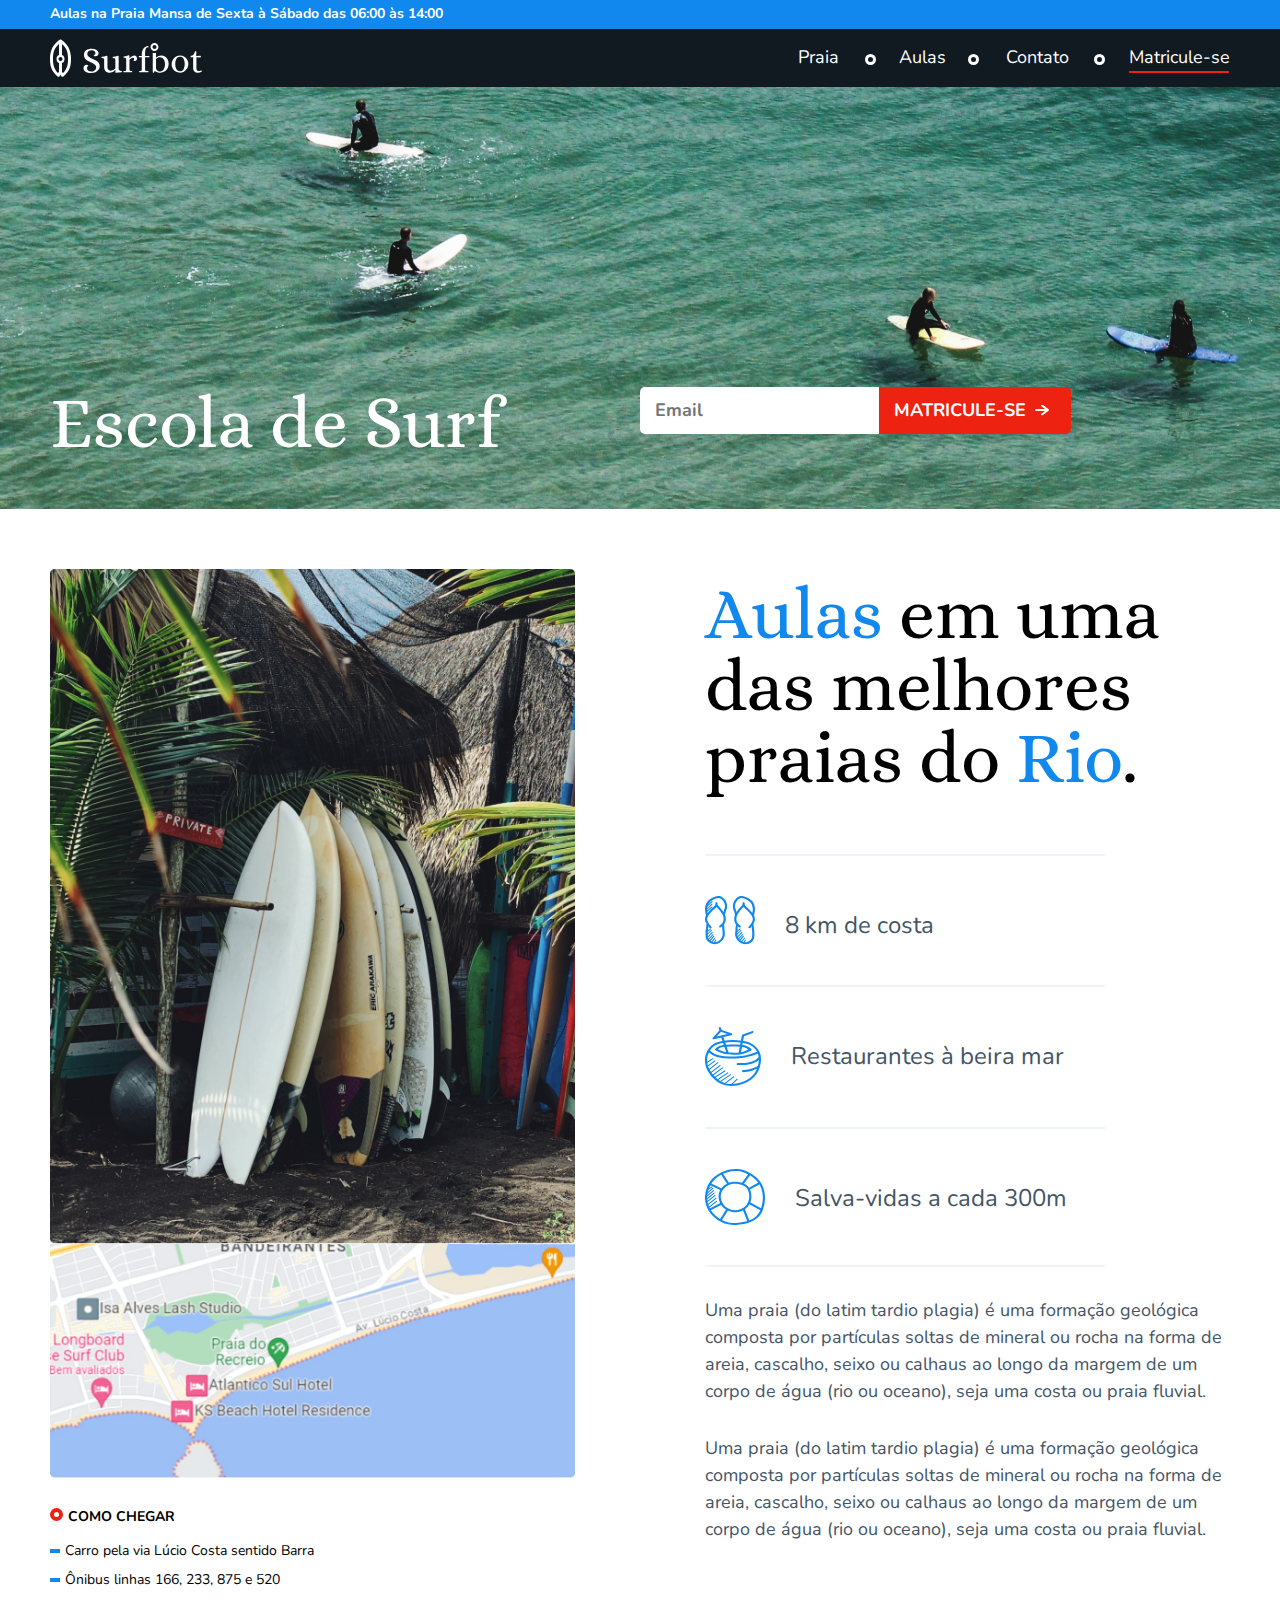
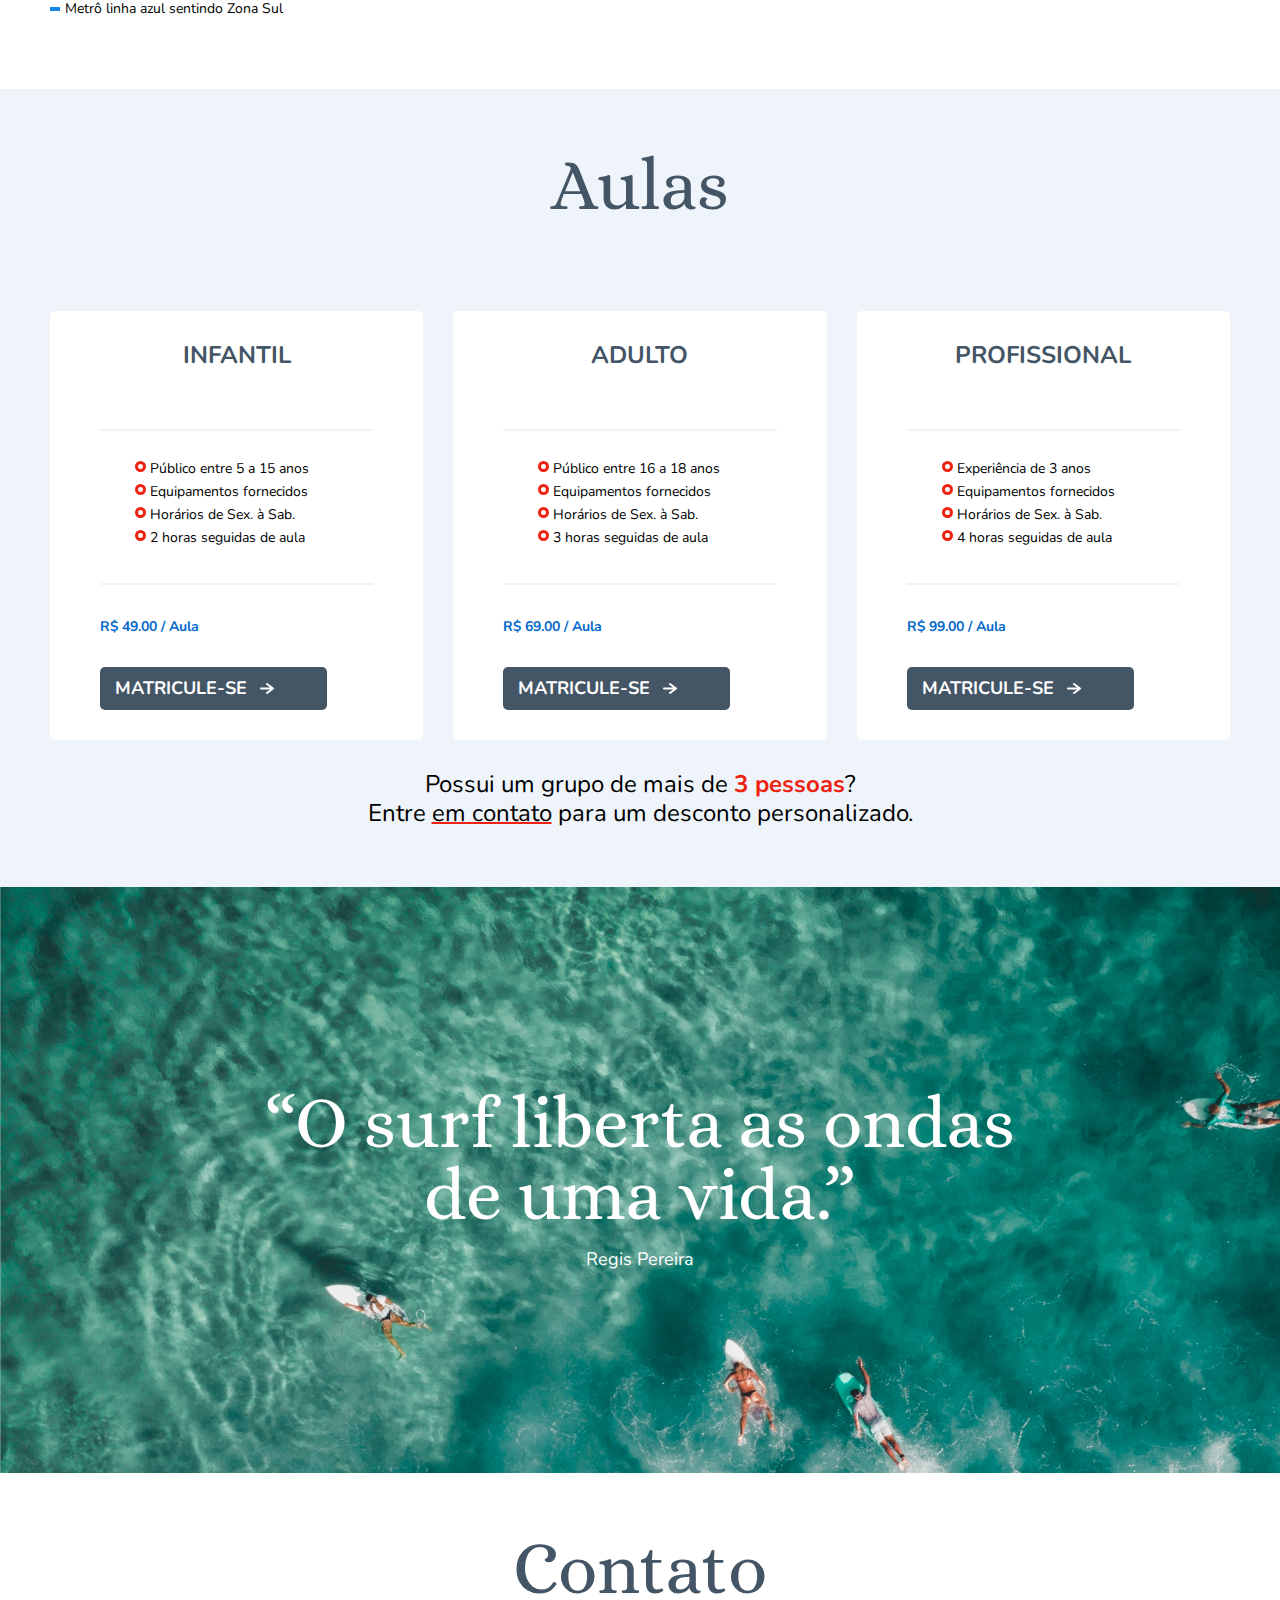
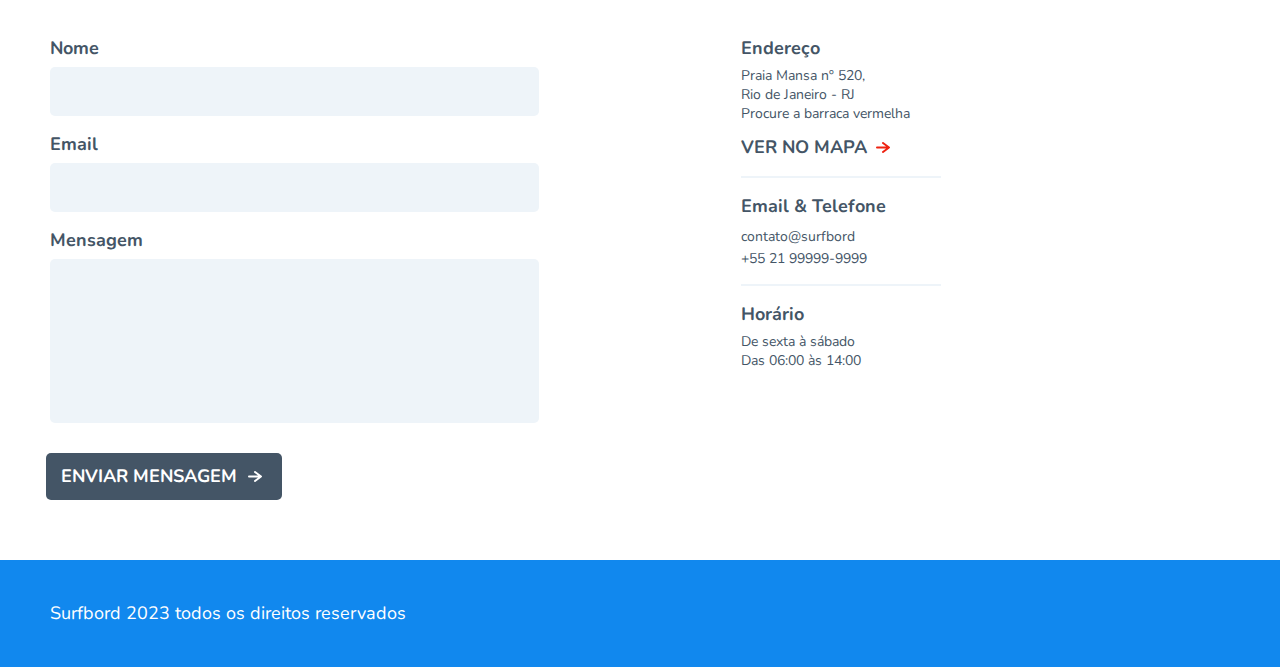
<file: surfbot/index.html>
<!DOCTYPE html>
<html lang="en">

<head>
  <meta charset="UTF-8">
  <meta name="viewport" content="width=device-width, initial-scale=1.0">
  <title>Surfbot</title>
  <meta name="description" content="Surfbot é um site para quem quer aprender ou aprimorar as técnicas do surf.">

  <link rel="icon" href="./img/favicon.svg" type="image/svg+xml">
  <link rel="preconnect" href="https://fonts.googleapis.com">
  <link rel="preconnect" href="https://fonts.gstatic.com" crossorigin>
  <link href="https://fonts.googleapis.com/css2?family=Alice&family=Nunito:wght@400;700&display=swap" rel="stylesheet">

  <link rel="stylesheet" href="css/style.css">
</head>

<body>
  <div class="sub-header-bg ">
    <section class="sub-header container">
      <p class="fonte-2 cor-0">Aulas na Praia Mansa de Sexta à Sábado das 06:00 às 14:00 </p>
    </section>
  </div>

  <header class="header-bg">
    <div class="header container">
      <a href="./"><img src="/surfbot/img/surfbot 1.svg" alt="Surfbot"></a>
      <nav aria-label="primaria">
        <ul class="header-menu fonte-3 cor-0">
          <li><a href="#praia">Praia</a></li>
          <li><a href="#aulas"><span class="circulo1"></span>Aulas</a></li>
          <li><a href="#contato"><span class="circulo2"></span>Contato</a></li>
          <li><a href="./matricula.html"><span class="circulo3"></span>Matricule-se</a><span class="matricula"></span></li>

        </ul>
      </nav>
    </div>
  </header>

  <section class="escola-surf">
    <div class="escola container">
      <h1 class="fonte-6 cor-0 ">Escola de Surf</h1>
      <div class="escola-form1">
        <form action="./matricula.html">
          <label for="email"></label>
          <input class="fonte-4 cor-1" type="email" id="email" name="email" placeholder="Email">
          <button class="fonte-4 cor-0">MATRICULE-SE <span><img src="/surfbot/img/seta.svg" alt=""></span></button>
        </form>
      </div>
    </div>
  </section>

  <main id="praia" class="geral-divisao container">
    <img class="foto-empresa" src="/surfbot/img/foto-empresa.jpg" alt="">
    <img class="mapa" src="/surfbot/img/mapa.jpg" alt="">
    <div class="chegar">
      <h3 class="fonte-2 cor-6">COMO CHEGAR</h3>
      <p class="fonte-1 cor-6">Carro pela via Lúcio Costa sentido Barra</p>
      <p class="fonte-1 cor-6">Ônibus linhas 166, 233, 875 e 520</p>
      <p class="fonte-1 cor-6">Metrô linha azul sentindo Zona Sul</p>
    </div>

    <div class="aulas-total">
      <h1 class="fonte-6 cor-6"><span class="cor-p2">Aulas</span> em uma das melhores praias do <span class="cor-p2"> Rio</span>.</h1>
      <span class="retangulo"></span>
      <div class="icone">
        <img src="/surfbot/img/sandalia.svg" alt="">
        <h2 class="fonte-5 cor-5">8 km de costa</h2>
      </div>

      <span class="retangulo"></span>

      <div class="icone">
        <img src="/surfbot/img/coco.svg" alt="">
        <h2 class="fonte-5 cor-5">Restaurantes à beira mar</h2>
      </div>

      <span class="retangulo"></span>

      <div class="icone">
        <img src="/surfbot/img/boia.svg" alt="">
        <h2 class="fonte-5 cor-5">Salva-vidas a cada 300m</h2>
      </div>

      <span class="retangulo"></span>

      <p class="fonte-3 cor-5">Uma praia (do latim tardio plagia) é uma formação geológica composta por partículas soltas de mineral ou rocha na forma de areia, cascalho, seixo ou calhaus ao longo da margem de um corpo de água (rio ou oceano), seja uma costa ou praia fluvial.</p>
      <p class="fonte-3 cor-5">Uma praia (do latim tardio plagia) é uma formação geológica composta por partículas soltas de mineral ou rocha na forma de areia, cascalho, seixo ou calhaus ao longo da margem de um corpo de água (rio ou oceano), seja uma costa ou praia fluvial.</p>

    </div>
  </main>

  <section id="aulas" class="planos-bg">
    <div class="planos container">
      <h1 class="fonte-6 cor-5">Aulas</h1>

      <div class="plano-tipo">
        <h2 class="fonte-7 cor-5 ">INFANTIL</h2>
        <span class="retangulo2"></span>
        <p class="fonte-1 cor-6">Público entre 5 a 15 anos</p>
        <p class="fonte-1 cor-6">Equipamentos fornecidos</p>
        <p class="fonte-1 cor-6">Horários de Sex. à Sab.</p>
        <p class="fonte-1 cor-6">2 horas seguidas de aula</p>
        <span class="retangulo2"></span>
        <span class="fonte-2 cor-p3">R$ 49.00 / Aula</span>
        <form action="matricula.html">
          <button class="botao-matricula fonte-4 cor-0">MATRICULE-SE <img src="/surfbot/img/seta.svg" alt=""></button>
        </form>
      </div>

      <div class="plano-tipo">
        <h2 class="fonte-7 cor-5 ">ADULTO</h2>
        <span class="retangulo2"></span>
        <p class="fonte-1 cor-6">Público entre 16 a 18 anos</p>
        <p class="fonte-1 cor-6">Equipamentos fornecidos</p>
        <p class="fonte-1 cor-6">Horários de Sex. à Sab.</p>
        <p class="fonte-1 cor-6">3 horas seguidas de aula</p>
        <span class="retangulo2"></span>
        <span class="fonte-2 cor-p3">R$ 69.00 / Aula</span>
        <form action="matricula.html">
          <button class="botao-matricula fonte-4 cor-0">MATRICULE-SE <img src="/surfbot/img/seta.svg" alt=""></button>
      </div>

      <div class="plano-tipo">
        <h2 class="fonte-7 cor-5 ">PROFISSIONAL</h2>
        <span class="retangulo2"></span>
        <p class="fonte-1 cor-6">Experiência de 3 anos</p>
        <p class="fonte-1 cor-6">Equipamentos fornecidos</p>
        <p class="fonte-1 cor-6">Horários de Sex. à Sab.</p>
        <p class="fonte-1 cor-6">4 horas seguidas de aula</p>
        <span class="retangulo2"></span>
        <div class="profissional">
          <span class="fonte-2 cor-p3">R$ 99.00 / Aula</span>
          <form action="matricula.html">
            <button class="botao-matricula fonte-4 cor-0">MATRICULE-SE <img src="/surfbot/img/seta.svg" alt=""></button>
        </div>
      </div>

    </div>

    <div class="plano-grupo">
      <p class="fonte-5 cor-6">Possui um grupo de mais de <span class="fonte-7 cor-p4">3 pessoas</span>?</p>
      <p class="fonte-5 cor-6">Entre <span class="plano-contato">em contato</span> para um desconto personalizado. </p>
    </div>
  </section>

  <section class="frase">
    <div class="container">
      <h1 class="fonte-6 cor-0">“O surf liberta as
        ondas de uma vida.”</h1>
      <span class="fonte-3 cor-0">Regis Pereira</span>
    </div>
  </section>

  <section id="contato" class="container">
    <h1 class="fonte-6 cor-5">Contato</h1>
    <div class="contato-geral">
      <div class="contato-form1">
        <form action="./matricula.html">
          <div class="nome fonte-4 cor-5">
            <label for="nome">Nome</label>
            <input class="nome fonte-2 cor-5" type="text" id="nome" name="nome">
          </div>
          <div class="email fonte-4 cor-5">
            <label for="email">Email</label>
            <input class="nome fonte-2 cor-5" type="email" id="email" name="email">
          </div>
          <div class="mensagem fonte-4 cor-5">
            <label for="text">Mensagem</label>
            <input class="nome fonte-2 cor-5" type="text" id="mensagem" name="mensagem">
          </div>
          <button class="botao-enviar fonte-4 cor-0">ENVIAR MENSAGEM<img src="/surfbot/img/seta.svg" alt=""></button>
        </form>
      </div>

      <div class="endereco-coluna2">
        <div class="endereco">
          <div>
            <h2 class="fonte-4 cor-5">Endereço</h2>
            <p class="fonte-1 cor-5">Praia Mansa nº 520, </p>
            <p class="fonte-1 cor-5">Rio de Janeiro - RJ </p>
            <p class="fonte-1 cor-5">Procure a barraca vermelha</p>
            <a>
              <h3 class="fonte-4 cor-5" href="">VER NO MAPA<img src="/surfbot/img/seta-vermelha.svg" alt=""></h3>
            </a>
            <span class="retangulo4"></span>
          </div>

          <div class="email">
            <h2 class="fonte-4 cor-5">Email & Telefone</h2>
            <ul>
              <li><a class="fonte-1 cor-5" href="contato@surfbord">contato@surfbord</a></li>
              <li><a class="fonte-1 cor-5" href="tel:+55 21 99999-9999">+55 21 99999-9999</a></li>
              <span class="retangulo4"></span>
            </ul>
          </div>

          <div class="horario">
            <h2 class="fonte-4 cor-5">Horário</h2>
            <p class="fonte-1 cor-5">De sexta à sábado</p>
            <p class="fonte-1 cor-5">Das 06:00 às 14:00</p>
          </div>
        </div>
      </div>
    </div>
  </section>

  <footer class="footer">
    <div class="container">
      <p class="fonte-3 cor-0">Surfbord 2023 todos os direitos reservados</p>
    </div>
  </footer>
</body>

</html>
</file>
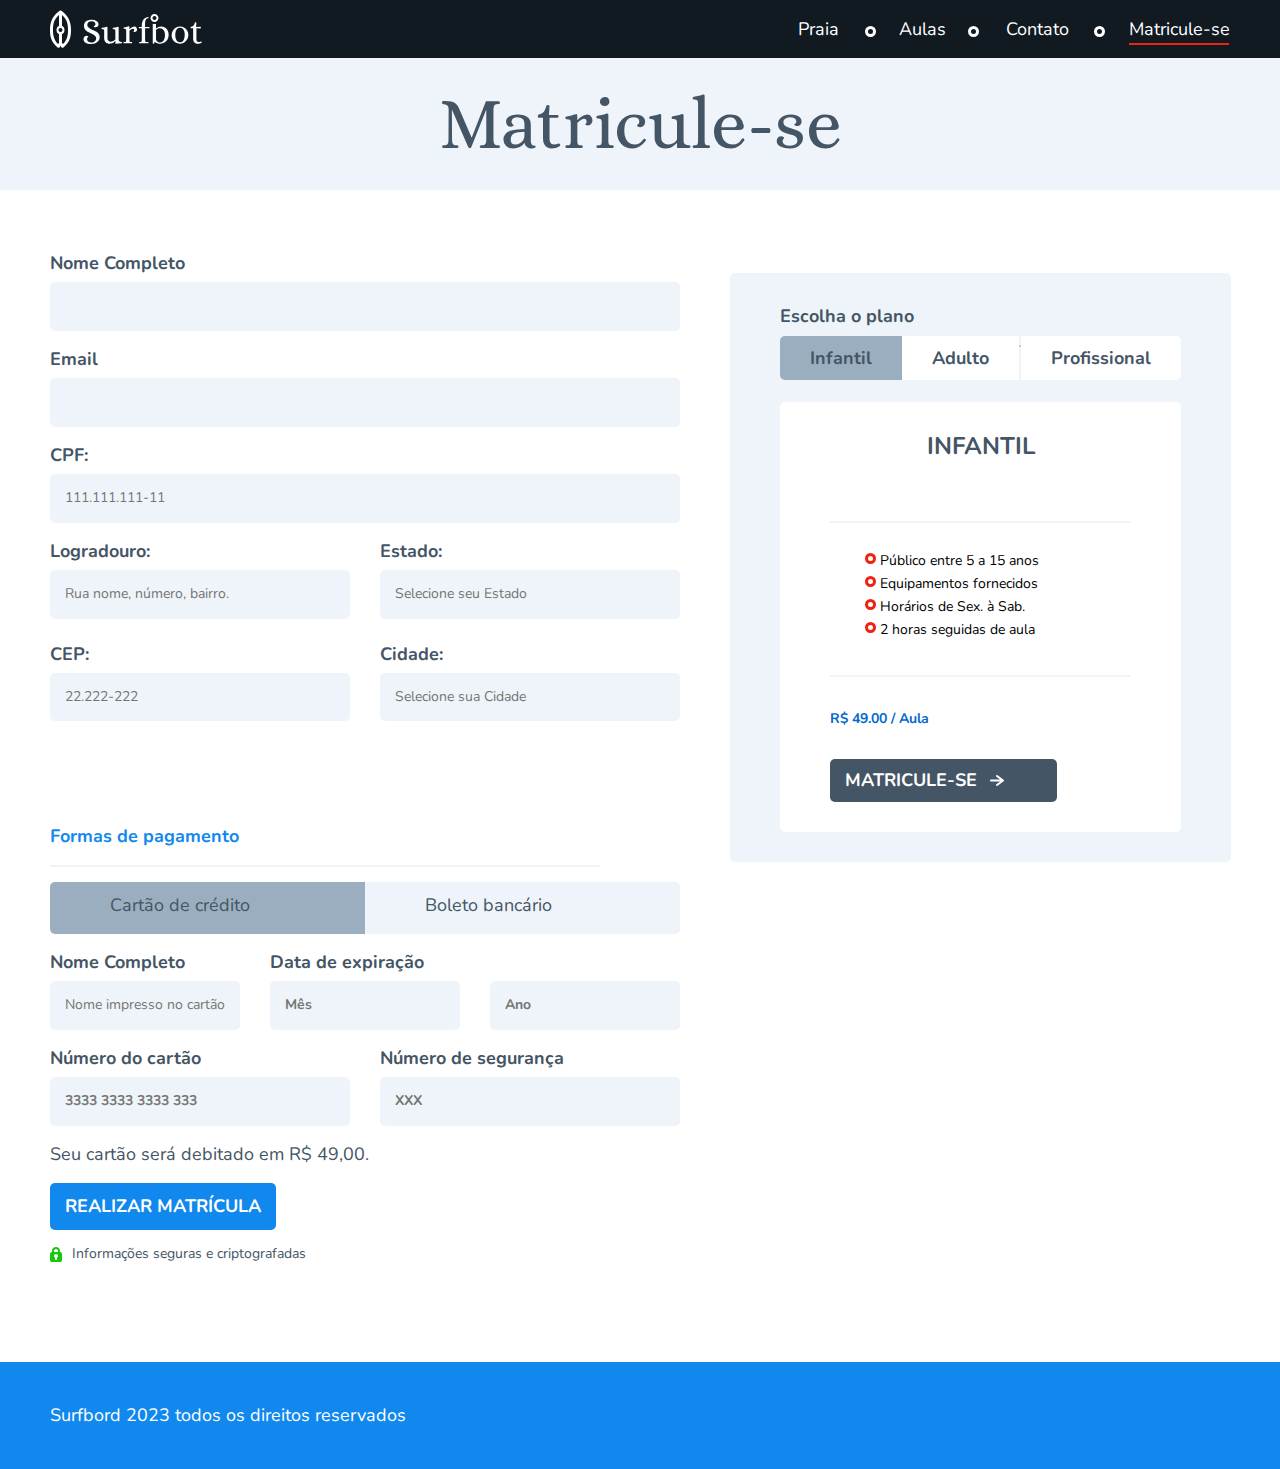
<file: surfbot/matricula.html>
<!DOCTYPE html>
<html lang="en">

<head>
  <meta charset="UTF-8">
  <meta name="viewport" content="width=device-width, initial-scale=1.0">
  <title>Surfbot</title>
  <meta name="description" content="Surfbot é um site para quem quer aprender ou aprimorar as técnicas do surf.">

  <link rel="icon" href="./img/favicon.svg" type="image/svg+xml">
  <link rel="preconnect" href="https://fonts.googleapis.com">
  <link rel="preconnect" href="https://fonts.gstatic.com" crossorigin>
  <link href="https://fonts.googleapis.com/css2?family=Alice&family=Nunito:wght@400;700&display=swap" rel="stylesheet">

  <link rel="stylesheet" href="css/style.css">
</head>

<body id="matricula">
  <header class="header-bg">
    <div class="header container">
      <a href="./"><img src="/surfbot/img/surfbot 1.svg" alt="Surfbot"></a>
      <nav aria-label="primaria">
        <ul class="header-menu fonte-3 cor-0">
          <li><a href="#praia">Praia</a></li>
          <li><a href="#aulas"><span class="circulo1"></span>Aulas</a></li>
          <li><a href="#contato"><span class="circulo2"></span>Contato</a></li>
          <li><a href="./matricula.html"><span class="circulo3"></span>Matricule-se</a><span class="matricula"></span></li>

        </ul>
      </nav>
    </div>
  </header>

  <main class="matricule-se-bg">
    <div class="container">
      <h1 class="fonte-6 cor-5">Matricule-se</h1>
    </div>
  </main>

  <section class="container">
    <div class="formulario-completo">
      <div class="formulario-1">
        <form action="./matricule.html">
          <div class="nome-completo">
            <label class="fonte-4 cor-5" for="nome">Nome Completo</label>
            <input class="fonte-1 cor-5" type="text" id="nome" name="nome">
          </div>

          <div class="email">
            <label class="fonte-4 cor-5" for="email">Email</label>
            <input class="fonte-1 cor-5" type="email" id="email" name="email">
          </div>

          <div class="cpf">
            <label class="fonte-4 cor-5" for="cpf">CPF:</label>
            <input class="fonte-1 cor-5" type="text" id="cpf" name="cpf" placeholder="111.111.111-11" />
          </div>

          <div class="logradouro-estado">
            <div class="logradouro">
              <label class="fonte-4 cor-5" for="logradouro">Logradouro:</label>
              <input class="fonte-1 cor-5" type="text" id="logradouro" name="logradouro" placeholder="Rua nome, número, bairro." /><br>
            </div>

            <div class="estado">
              <label class="fonte-4 cor-5" for="estado">Estado:</label>
              <input class="fonte-1 cor-5" type="text" id="estado" name="estado" placeholder="Selecione seu Estado">
            </div>
          </div>

          <div class="cep-cidade">
            <div class="cep">
              <label class="fonte-4 cor-5" for="cep">CEP:</label>
              <input class="fonte-1 cor-5" type="text" id="cep" name="cep" placeholder="22.222-222" /><br>
            </div>

            <div class="cidade">
              <label class=" fonte-4 cor-5" for="cidade">Cidade:</label>
              <input class="fonte-1 cor-5" type="text" id="cidade" name="cidade" placeholder="Selecione sua Cidade" /><br>
            </div>
          </div>

        </form>
      </div>

      <div class="formulario-2">
        <h2 class="fonte-4 cor-p2">Formas de pagamento</h2>
        <span class="retangulo5"></span>
        <div class="credito-boleto">
          <h3 class="credito fonte-3 cor-5">Cartão de crédito</h2>
            <h3 class="boleto fonte-3 cor-5">Boleto bancário</h2>
        </div>

        <form action=""></form>
        <div class="nome-data">
          <div class="nome-cartao">
            <label class="fonte-4 cor-5" for="nome">Nome Completo</label>
            <input class=" fonte-1 cor-5" type="text" id="nome" name="nome" placeholder="Nome impresso no cartão">
          </div>

          <div class="data-expiracao">
            <label class="fonte-4 cor-5" for="data-expiracao">Data de expiração</label>
            <div class="mes-ano">
              <input class="mes fonte-2 cor-5" type="text" id="data-expiracao" name="data-expiracao" placeholder="Mês">
              <input class="ano fonte-2 cor-5" type="text" id="data-expiracao" name="data-expiracao" placeholder="Ano">
            </div>
          </div>
        </div>

        <div class="cartao-seguranca">
          <div class="numero-cartao">
            <label class="fonte-4 cor-5" for="numero-cartao">Número do cartão</label>
            <input class="fonte-2 cor-5" type="number" id="numero-cartao" name="numero-cartao" placeholder="3333 3333 3333 333">
          </div>

          <div class="numero-seguranca">
            <label class="fonte-4 cor-5" for="numero-seguranca">Número de segurança</label>
            <input class="fonte-2 cor-5" type="number" id="numero-seguranca" name="numero-seguranca" placeholder="XXX">
          </div>
        </div>
        <h2 class="fonte-3 cor-5">Seu cartão será debitado em R$ 49,00.</h2>
        <button class="botao-realizar fonte-4 cor-0">REALIZAR MATRÍCULA</button>
        <div class="informacoes">
          <img src="/surfbot/img/cadeado 1.svg" alt="">
          <h2 class="fonte-1 cor-5">Informações seguras e criptografadas</h2>
        </div>
      </div>


      <div class="escolha-plano container">
        <h2 class="fonte-4 cor-5 ">Escolha o plano</h2>
        <ul class="lista-planos">
          <li><a class="infantil fonte-4 cor-5 " href="/">Infantil</a></li>
          <li><a class="adulto fonte-4 cor-5 " href="/">Adulto</a></li>
          <span class="retangulo6"></span>
          <li><a class="profissional fonte-4 cor-5 " href="/">Profissional</a></li>
        </ul>

        <div class="plano-tipo">
          <h2 class="fonte-7 cor-5 ">INFANTIL</h2>
          <span class="retangulo2"></span>
          <p class="fonte-1 cor-6">Público entre 5 a 15 anos</p>
          <p class="fonte-1 cor-6">Equipamentos fornecidos</p>
          <p class="fonte-1 cor-6">Horários de Sex. à Sab.</p>
          <p class="fonte-1 cor-6">2 horas seguidas de aula</p>
          <span class="retangulo2"></span>
          <span class="fonte-2 cor-p3">R$ 49.00 / Aula</span>
          <form action="matricula.html">
            <button class="botao-matricula fonte-4 cor-0">MATRICULE-SE <img src="/surfbot/img/seta.svg" alt=""></button>
          </form>
        </div>
      </div>
    </div>
    </div>
  </section>

  <footer class="footer-matricula">
    <div class="container">
      <p class="fonte-3 cor-0">Surfbord 2023 todos os direitos reservados</p>
    </div>
  </footer>
  </header>
</file>
<file: surfbot/css/style.css>
@import "./tipografia.css";
@import "./cores.css";
@import "./geral.css";
@import "./matricula.css";
</file>
